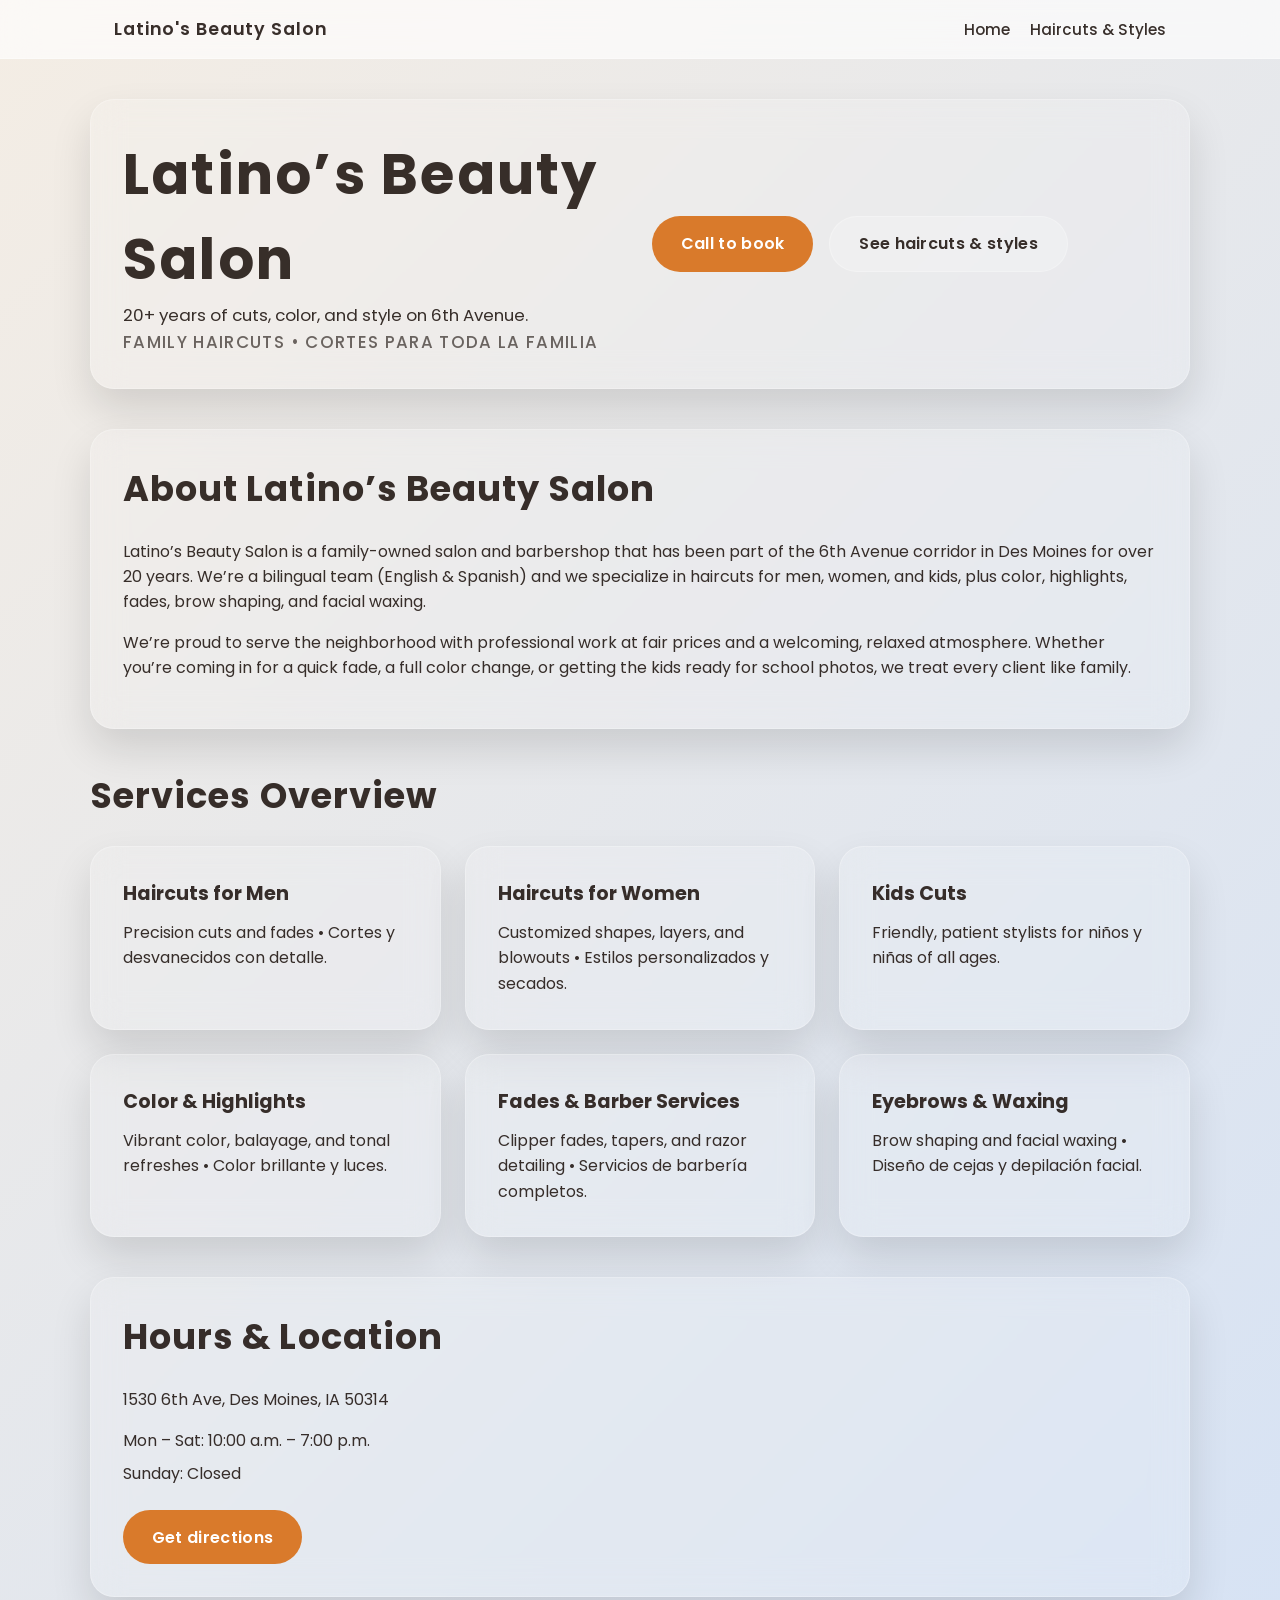
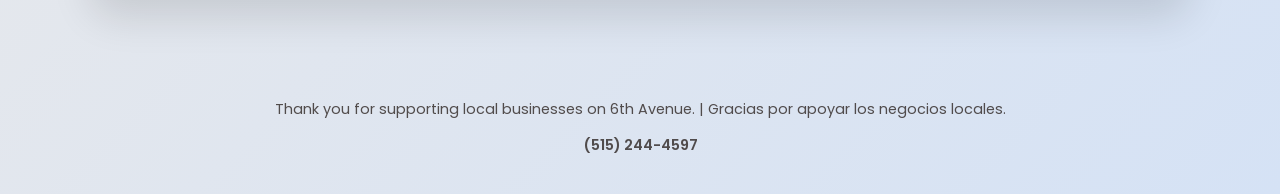
<file: latinos-salon/index.html>
<!DOCTYPE html>
<html lang="en">
<head>
  <meta charset="UTF-8">
  <meta http-equiv="X-UA-Compatible" content="IE=edge">
  <meta name="viewport" content="width=device-width, initial-scale=1.0">
  <meta name="description" content="Latino’s Beauty Salon in Des Moines offers bilingual family haircuts, color, fades, waxing, and more on 6th Avenue.">
  <title>Latino's Beauty Salon | Des Moines, IA</title>
  <link rel="preconnect" href="https://fonts.googleapis.com">
  <link rel="preconnect" href="https://fonts.gstatic.com" crossorigin>
  <link href="https://fonts.googleapis.com/css2?family=Poppins:wght@400;500;600;700&display=swap" rel="stylesheet">
  <link rel="stylesheet" href="./styles.css">
</head>
<body>
  <header>
    <nav class="navbar">
      <a class="brand" href="index.html">Latino's Beauty Salon</a>
      <div class="nav-links">
        <a href="index.html">Home</a>
        <a href="haircuts.html">Haircuts &amp; Styles</a>
      </div>
    </nav>
  </header>
  <main>
    <div class="container">
      <section class="hero glass-card">
        <div>
          <h1>Latino’s Beauty Salon</h1>
          <p>20+ years of cuts, color, and style on 6th Avenue.</p>
          <p class="tagline">Family haircuts • Cortes para toda la familia</p>
        </div>
        <div class="buttons">
          <a class="button primary" href="tel:+15152444597">Call to book</a>
          <a class="button secondary" href="haircuts.html">See haircuts &amp; styles</a>
        </div>
      </section>

      <section class="glass-card">
        <h2 class="section-title">About Latino’s Beauty Salon</h2>
        <p>Latino’s Beauty Salon is a family-owned salon and barbershop that has been part of the 6th Avenue corridor in Des Moines for over 20 years. We’re a bilingual team (English &amp; Spanish) and we specialize in haircuts for men, women, and kids, plus color, highlights, fades, brow shaping, and facial waxing.</p>
        <p>We’re proud to serve the neighborhood with professional work at fair prices and a welcoming, relaxed atmosphere. Whether you’re coming in for a quick fade, a full color change, or getting the kids ready for school photos, we treat every client like family.</p>
      </section>

      <section>
        <h2 class="section-title">Services Overview</h2>
        <div class="services-grid">
          <article class="glass-card">
            <h3>Haircuts for Men</h3>
            <p>Precision cuts and fades • Cortes y desvanecidos con detalle.</p>
          </article>
          <article class="glass-card">
            <h3>Haircuts for Women</h3>
            <p>Customized shapes, layers, and blowouts • Estilos personalizados y secados.</p>
          </article>
          <article class="glass-card">
            <h3>Kids Cuts</h3>
            <p>Friendly, patient stylists for niños y niñas of all ages.</p>
          </article>
          <article class="glass-card">
            <h3>Color &amp; Highlights</h3>
            <p>Vibrant color, balayage, and tonal refreshes • Color brillante y luces.</p>
          </article>
          <article class="glass-card">
            <h3>Fades &amp; Barber Services</h3>
            <p>Clipper fades, tapers, and razor detailing • Servicios de barbería completos.</p>
          </article>
          <article class="glass-card">
            <h3>Eyebrows &amp; Waxing</h3>
            <p>Brow shaping and facial waxing • Diseño de cejas y depilación facial.</p>
          </article>
        </div>
      </section>

      <section class="glass-card">
        <h2 class="section-title">Hours &amp; Location</h2>
        <p>1530 6th Ave, Des Moines, IA 50314</p>
        <ul class="hours-list">
          <li>Mon – Sat: 10:00 a.m. – 7:00 p.m.</li>
          <li>Sunday: Closed</li>
        </ul>
        <div class="buttons button-group">
          <a class="button primary" href="https://maps.google.com/?q=Latino's+Beauty+Salon+1530+6th+Ave+Des+Moines+IA+50314" target="_blank" rel="noopener noreferrer">Get directions</a>
        </div>
      </section>
    </div>
  </main>
  <footer>
    <p>Thank you for supporting local businesses on 6th Avenue. | Gracias por apoyar los negocios locales.</p>
    <p><a href="tel:+15152444597">(515) 244-4597</a></p>
  </footer>
</body>
</html>
</file>
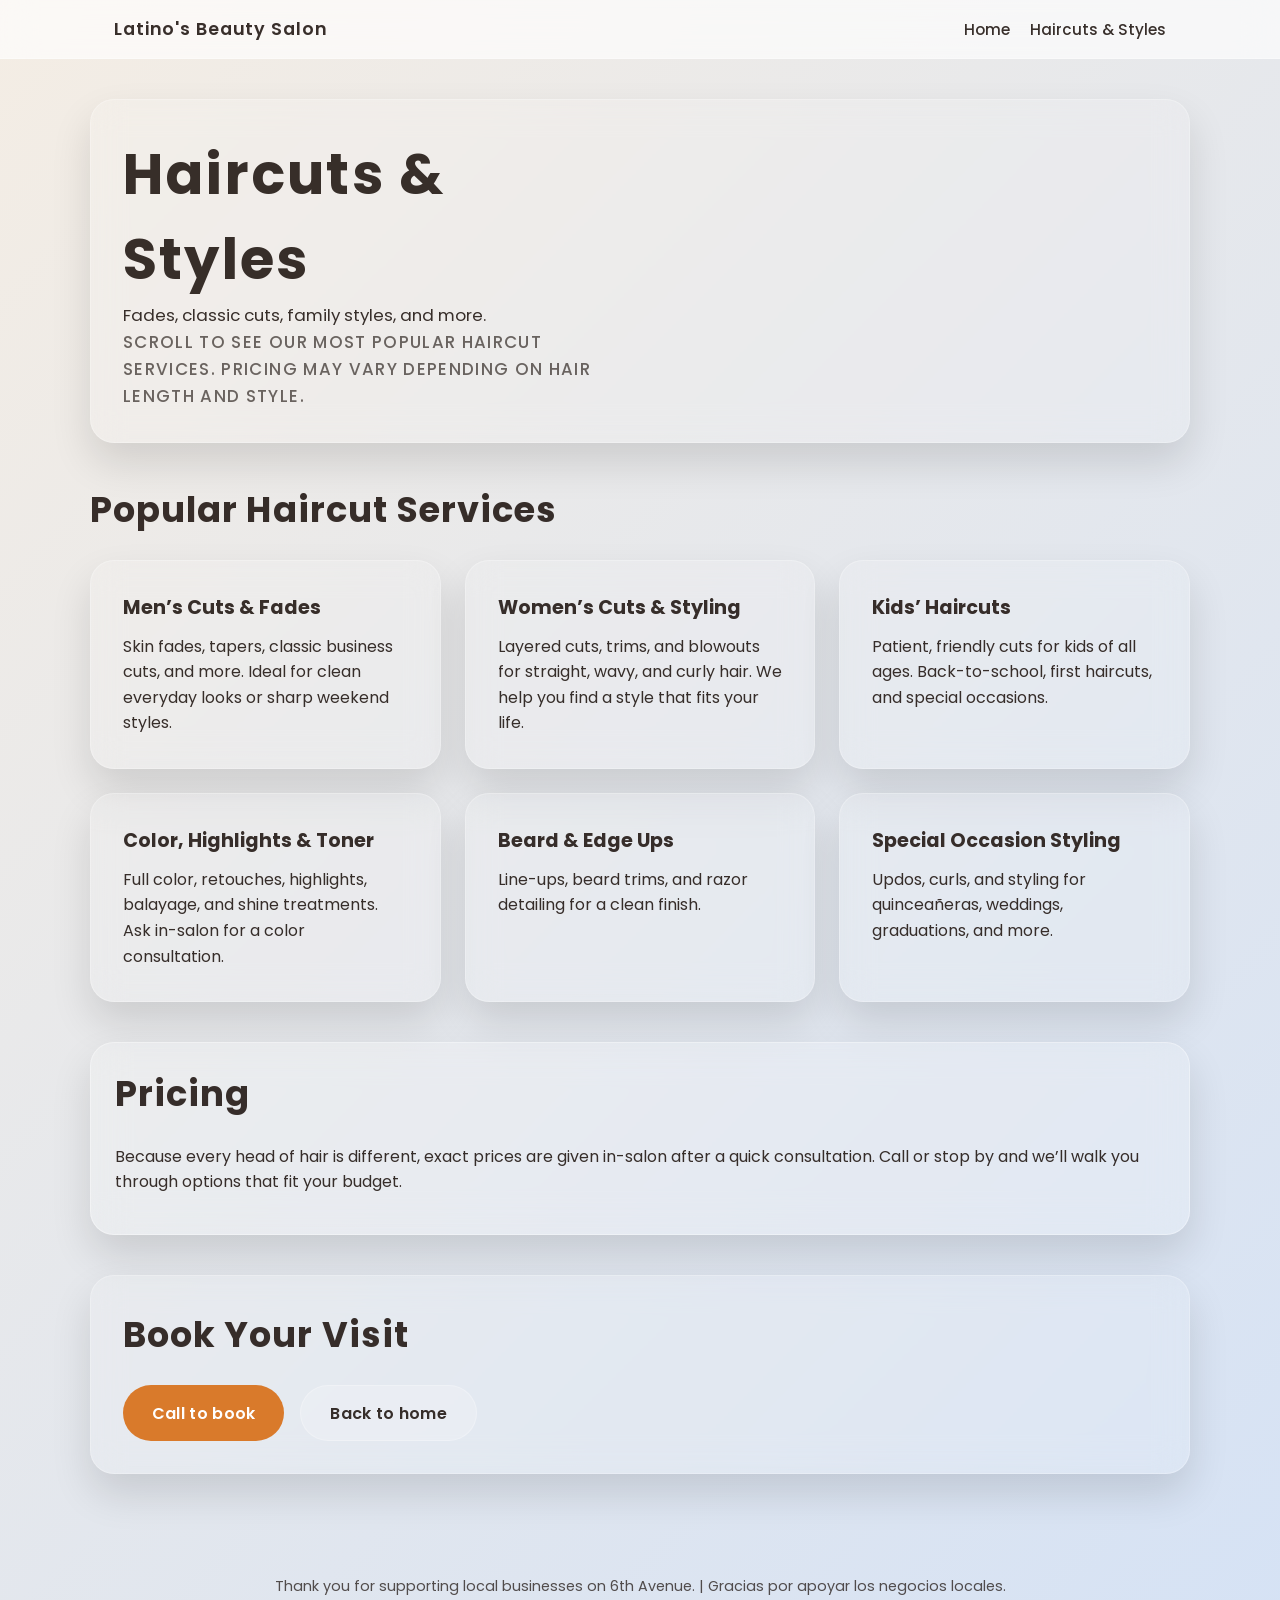
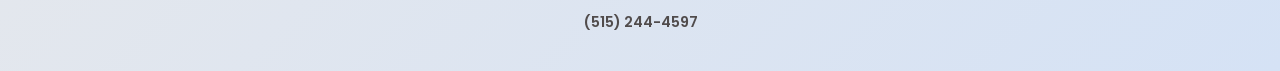
<file: latinos-salon/haircuts.html>
<!DOCTYPE html>
<html lang="en">
<head>
  <meta charset="UTF-8">
  <meta http-equiv="X-UA-Compatible" content="IE=edge">
  <meta name="viewport" content="width=device-width, initial-scale=1.0">
  <meta name="description" content="Explore fades, family haircuts, color, and styling services at Latino’s Beauty Salon in Des Moines, Iowa.">
  <title>Haircuts &amp; Styles | Latino's Beauty Salon</title>
  <link rel="preconnect" href="https://fonts.googleapis.com">
  <link rel="preconnect" href="https://fonts.gstatic.com" crossorigin>
  <link href="https://fonts.googleapis.com/css2?family=Poppins:wght@400;500;600;700&display=swap" rel="stylesheet">
  <link rel="stylesheet" href="./styles.css">
</head>
<body>
  <header>
    <nav class="navbar">
      <a class="brand" href="index.html">Latino's Beauty Salon</a>
      <div class="nav-links">
        <a href="index.html">Home</a>
        <a href="haircuts.html">Haircuts &amp; Styles</a>
      </div>
    </nav>
  </header>
  <main>
    <div class="container">
      <section class="hero glass-card">
        <div>
          <h1>Haircuts &amp; Styles</h1>
          <p>Fades, classic cuts, family styles, and more.</p>
          <p class="tagline">Scroll to see our most popular haircut services. Pricing may vary depending on hair length and style.</p>
        </div>
      </section>

      <section>
        <h2 class="section-title">Popular Haircut Services</h2>
        <div class="services-grid">
          <article class="glass-card">
            <h3>Men’s Cuts &amp; Fades</h3>
            <p>Skin fades, tapers, classic business cuts, and more. Ideal for clean everyday looks or sharp weekend styles.</p>
          </article>
          <article class="glass-card">
            <h3>Women’s Cuts &amp; Styling</h3>
            <p>Layered cuts, trims, and blowouts for straight, wavy, and curly hair. We help you find a style that fits your life.</p>
          </article>
          <article class="glass-card">
            <h3>Kids’ Haircuts</h3>
            <p>Patient, friendly cuts for kids of all ages. Back-to-school, first haircuts, and special occasions.</p>
          </article>
          <article class="glass-card">
            <h3>Color, Highlights &amp; Toner</h3>
            <p>Full color, retouches, highlights, balayage, and shine treatments. Ask in-salon for a color consultation.</p>
          </article>
          <article class="glass-card">
            <h3>Beard &amp; Edge Ups</h3>
            <p>Line-ups, beard trims, and razor detailing for a clean finish.</p>
          </article>
          <article class="glass-card">
            <h3>Special Occasion Styling</h3>
            <p>Updos, curls, and styling for quinceañeras, weddings, graduations, and more.</p>
          </article>
        </div>
      </section>

      <section class="highlight-box">
        <h2 class="section-title">Pricing</h2>
        <p>Because every head of hair is different, exact prices are given in-salon after a quick consultation. Call or stop by and we’ll walk you through options that fit your budget.</p>
      </section>

      <section class="glass-card">
        <h2 class="section-title">Book Your Visit</h2>
        <div class="buttons">
          <a class="button primary" href="tel:+15152444597">Call to book</a>
          <a class="button secondary" href="index.html">Back to home</a>
        </div>
      </section>
    </div>
  </main>
  <footer>
    <p>Thank you for supporting local businesses on 6th Avenue. | Gracias por apoyar los negocios locales.</p>
    <p><a href="tel:+15152444597">(515) 244-4597</a></p>
  </footer>
</body>
</html>
</file>
<file: latinos-salon/styles.css>
:root {
  --accent: #d97a2b;
  --accent-hover: #f08f3c;
  --text-color: rgba(34, 24, 20, 0.9);
  --bg-gradient-start: #f4ede4;
  --bg-gradient-end: #d5e2f5;
  --glass-bg: rgba(255, 255, 255, 0.12);
  --glass-border: rgba(255, 255, 255, 0.25);
  --max-width: 1100px;
  --shadow: 0 20px 40px rgba(0, 0, 0, 0.12);
}

* {
  box-sizing: border-box;
}

body {
  margin: 0;
  font-family: 'Poppins', 'Inter', -apple-system, BlinkMacSystemFont, 'Segoe UI', sans-serif;
  background: linear-gradient(135deg, var(--bg-gradient-start), var(--bg-gradient-end));
  color: var(--text-color);
  min-height: 100vh;
  display: flex;
  flex-direction: column;
}

a {
  color: inherit;
  text-decoration: none;
}

a:hover,
a:focus {
  text-decoration: none;
}

header {
  position: sticky;
  top: 0;
  z-index: 10;
  backdrop-filter: blur(16px);
  -webkit-backdrop-filter: blur(16px);
  background: rgba(255, 255, 255, 0.65);
  border-bottom: 1px solid rgba(255, 255, 255, 0.3);
}

.navbar {
  max-width: var(--max-width);
  margin: 0 auto;
  padding: 1rem 1.5rem;
  display: flex;
  align-items: center;
  justify-content: space-between;
  gap: 1rem;
}

.brand {
  font-weight: 600;
  letter-spacing: 0.05em;
  font-size: 1.1rem;
}

.nav-links {
  display: flex;
  align-items: center;
  gap: 1.25rem;
  font-size: 0.95rem;
  font-weight: 500;
}

main {
  flex: 1;
  width: 100%;
  padding: 2.5rem 1.5rem 4rem;
}

.container {
  max-width: var(--max-width);
  margin: 0 auto;
  display: grid;
  gap: 2.5rem;
}

.hero {
  display: grid;
  gap: 1.5rem;
}

.hero h1 {
  font-size: clamp(2.2rem, 5vw, 3.5rem);
  letter-spacing: 0.04em;
  margin: 0;
}

.hero p {
  margin: 0;
  font-size: 1.05rem;
  line-height: 1.6;
}

.tagline {
  font-weight: 500;
  letter-spacing: 0.08em;
  text-transform: uppercase;
  font-size: 0.85rem;
  color: rgba(34, 24, 20, 0.65);
}

.buttons {
  display: flex;
  flex-wrap: wrap;
  gap: 1rem;
}

.button-group {
  margin-top: 1.5rem;
}

.button {
  display: inline-flex;
  align-items: center;
  justify-content: center;
  padding: 0.9rem 1.8rem;
  border-radius: 999px;
  font-weight: 600;
  letter-spacing: 0.02em;
  transition: background 0.2s ease, color 0.2s ease, transform 0.2s ease;
  border: none;
  cursor: pointer;
}

.button.primary {
  background: var(--accent);
  color: #fff;
}

.button.primary:hover,
.button.primary:focus {
  background: var(--accent-hover);
  transform: translateY(-2px);
}

.button.secondary {
  background: rgba(255, 255, 255, 0.2);
  color: var(--text-color);
  border: 1px solid var(--glass-border);
}

.button.secondary:hover,
.button.secondary:focus {
  background: rgba(255, 255, 255, 0.32);
  transform: translateY(-2px);
}

.glass-card {
  background: var(--glass-bg);
  border-radius: 24px;
  border: 1px solid var(--glass-border);
  padding: 2rem;
  box-shadow: var(--shadow);
  backdrop-filter: blur(16px);
  -webkit-backdrop-filter: blur(16px);
}

.section-title {
  margin: 0 0 1.5rem;
  font-size: clamp(1.6rem, 3vw, 2.2rem);
  letter-spacing: 0.03em;
}

.services-grid {
  display: grid;
  gap: 1.5rem;
}

.services-grid .glass-card h3 {
  margin-top: 0;
  margin-bottom: 0.75rem;
  font-size: 1.2rem;
}

.services-grid .glass-card p {
  margin: 0;
  line-height: 1.6;
}

.hours-list {
  list-style: none;
  padding: 0;
  margin: 1rem 0 0;
  display: grid;
  gap: 0.5rem;
}

.highlight-box {
  background: rgba(255, 255, 255, 0.18);
  border-radius: 24px;
  border: 1px solid rgba(255, 255, 255, 0.35);
  padding: 1.5rem;
  box-shadow: var(--shadow);
  backdrop-filter: blur(18px);
  -webkit-backdrop-filter: blur(18px);
}

footer {
  padding: 1.5rem;
  text-align: center;
  font-size: 0.9rem;
  color: rgba(34, 24, 20, 0.75);
}

footer a {
  color: inherit;
  font-weight: 600;
}

@media (min-width: 600px) {
  .services-grid {
    grid-template-columns: repeat(2, minmax(0, 1fr));
  }
}

@media (min-width: 900px) {
  .services-grid {
    grid-template-columns: repeat(3, minmax(0, 1fr));
  }

  .hero {
    grid-template-columns: repeat(2, minmax(0, 1fr));
    align-items: center;
  }
}

@supports not ((backdrop-filter: blur(1px)) or (-webkit-backdrop-filter: blur(1px))) {
  .glass-card,
  header,
  .highlight-box {
    background: rgba(255, 255, 255, 0.9);
  }
}
</file>
